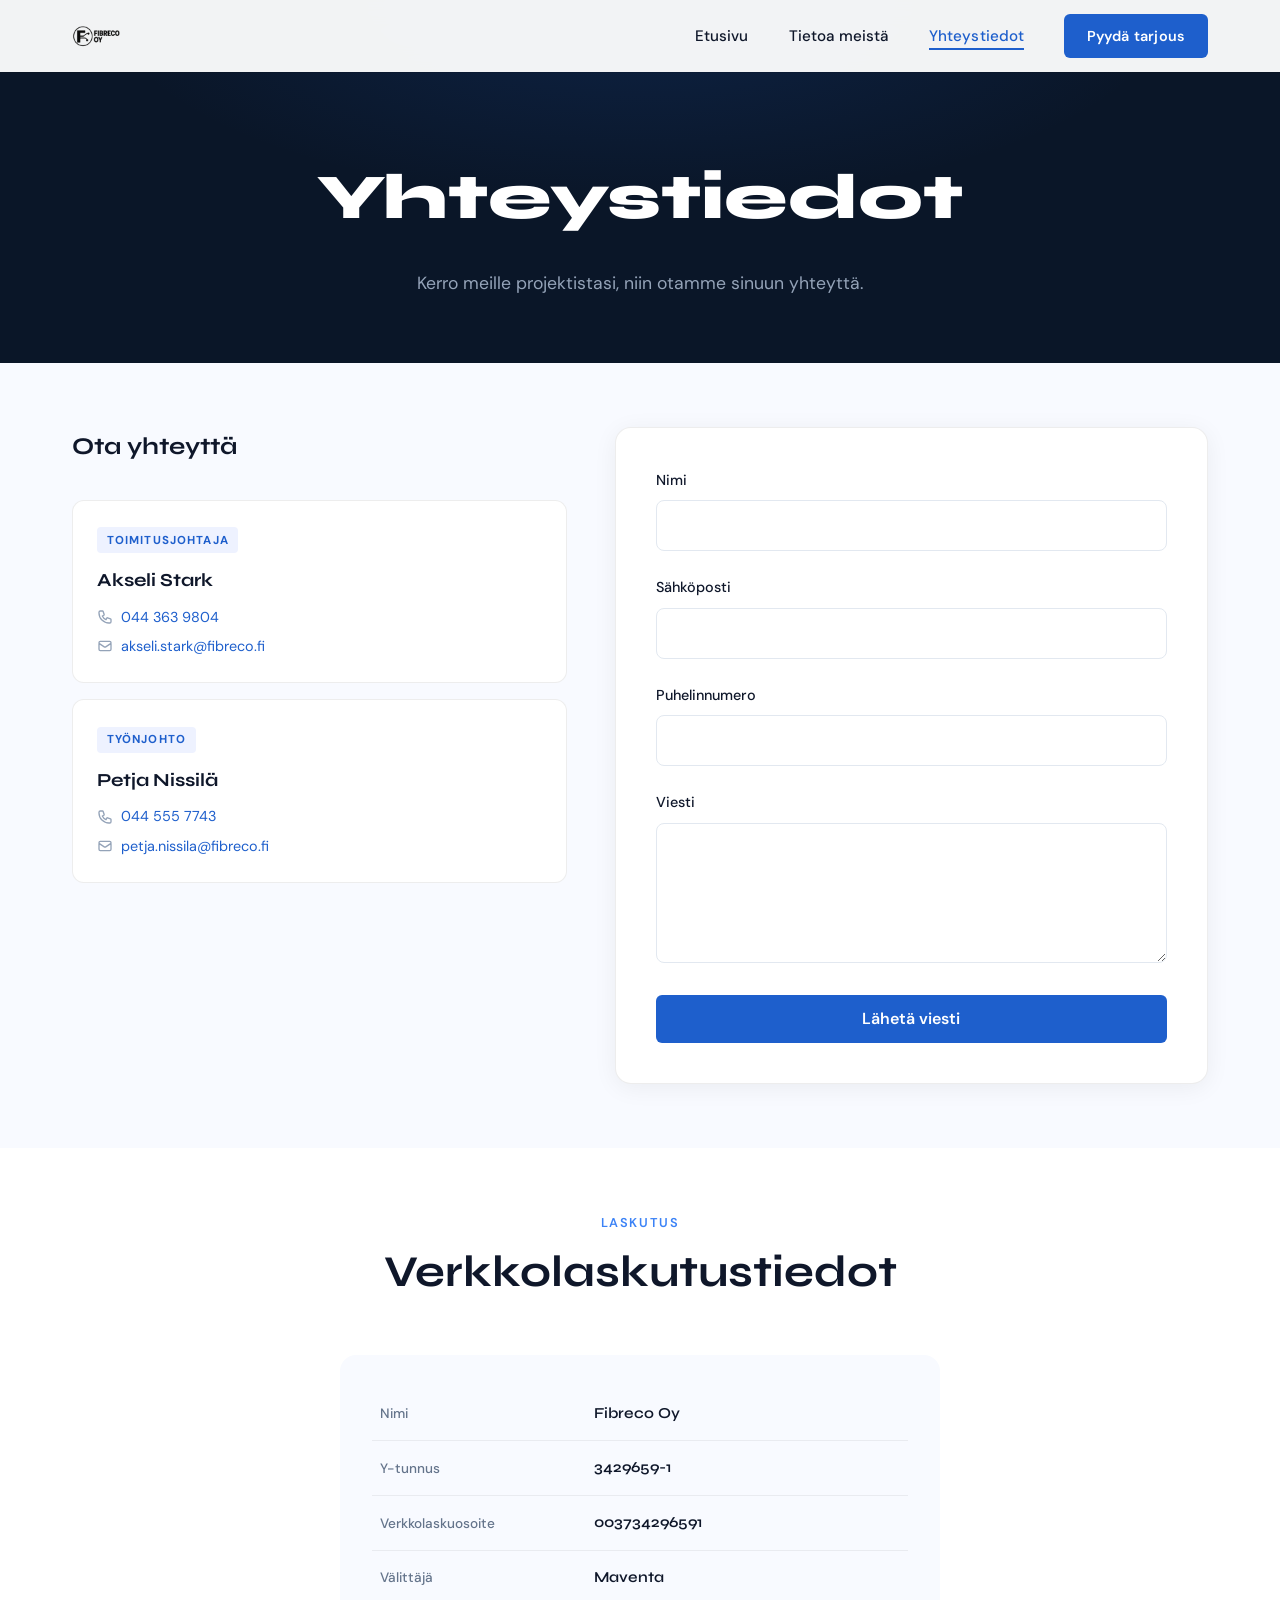
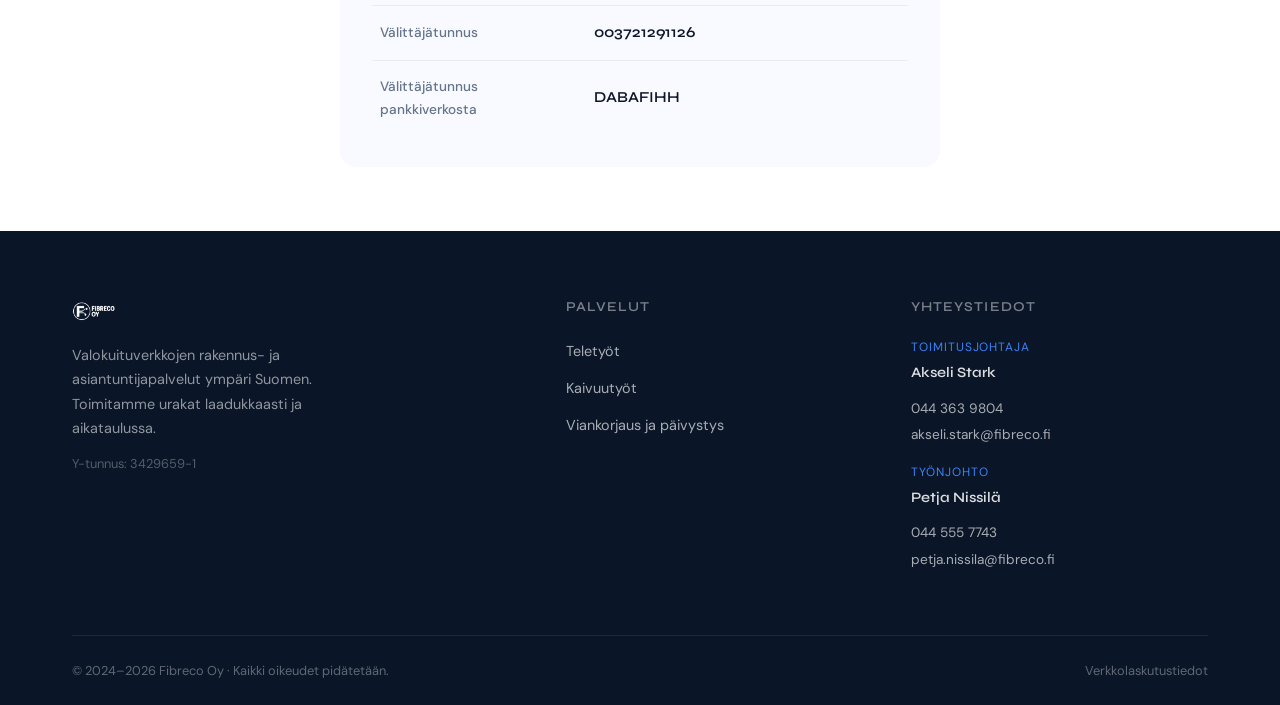
<file: yhteystiedot.html>
<!DOCTYPE html>
<html lang="fi">
<head>
    <link rel="apple-touch-icon" sizes="180x180" href="/apple-touch-icon.png">
    <link rel="icon" type="image/png" sizes="32x32" href="/favicon-32x32.png">
    <link rel="icon" type="image/png" sizes="16x16" href="/favicon-16x16.png">
    <link rel="manifest" href="/site.webmanifest">
    <!-- Google tag (gtag.js) -->
    <script async src="https://www.googletagmanager.com/gtag/js?id=G-F0S1TFBTV2"></script>
    <script>
      window.dataLayer = window.dataLayer || [];
      function gtag(){dataLayer.push(arguments);}
      gtag('js', new Date());
      gtag('config', 'G-F0S1TFBTV2');
    </script>
    <meta charset="UTF-8">
    <meta name="viewport" content="width=device-width, initial-scale=1.0">
    <meta name="description" content="Ota yhteyttä Fibreco Oy:hyn. Löydät yhteystiedot, yhteydenottolomakkeen sekä verkkolaskutustiedot tältä sivulta.">
    <meta property="og:title" content="Yhteystiedot – Fibreco Oy">
    <meta property="og:description" content="Ota yhteyttä Fibreco Oy:hyn. Kerro meille projektistasi ja olemme yhteydessä pian.">
    <meta property="og:type" content="website">
    <title>Yhteystiedot – Fibreco Oy</title>
    <link rel="stylesheet" href="style.css">
</head>
<body>
    <nav class="navbar light-page">
        <div class="container">
            <a href="index.html" class="navbar-logo" aria-label="Fibreco etusivu">
                <img src="images/fibreco_logo2.png" alt="FibreCo Oy" loading="lazy">
            </a>
            <button class="navbar-toggle" aria-label="Avaa valikko">
                <span></span>
                <span></span>
                <span></span>
            </button>
            <div class="navbar-right">
                <ul class="navbar-links">
                    <li><a href="index.html" aria-label="Etusivu">Etusivu</a></li>
                    <li><a href="tietoa-meista.html" aria-label="Tietoa meistä">Tietoa meistä</a></li>
                    <li><a href="yhteystiedot.html" class="active" aria-label="Yhteystiedot">Yhteystiedot</a></li>
                </ul>
                <a href="yhteystiedot.html" class="btn-nav">Pyydä tarjous</a>
            </div>
        </div>
    </nav>

    <!-- Page Hero -->
    <section class="page-hero">
        <h1 class="reveal">Yhteystiedot</h1>
        <p class="reveal reveal-delay-1">Kerro meille projektistasi, niin otamme sinuun yhteyttä.</p>
    </section>

    <!-- Contact Section -->
    <section class="contact-section">
        <div class="container">
            <div class="contact-grid reveal">
                <div class="contact-info">
                    <h2>Ota yhteyttä</h2>

                    <div class="contact-person">
                        <span class="contact-role-tag">Toimitusjohtaja</span>
                        <div class="contact-name">Akseli Stark</div>
                        <div class="contact-details">
                            <div class="contact-detail-row">
                                <svg width="16" height="16" fill="none" viewBox="0 0 24 24" stroke="currentColor"><path stroke-linecap="round" stroke-linejoin="round" stroke-width="2" d="M3 5a2 2 0 012-2h3.28a1 1 0 01.948.684l1.498 4.493a1 1 0 01-.502 1.21l-2.257 1.13a11.042 11.042 0 005.516 5.516l1.13-2.257a1 1 0 011.21-.502l4.493 1.498a1 1 0 01.684.949V19a2 2 0 01-2 2h-1C9.716 21 3 14.284 3 6V5z"/></svg>
                                <a href="tel:+358443639804">044 363 9804</a>
                            </div>
                            <div class="contact-detail-row">
                                <svg width="16" height="16" fill="none" viewBox="0 0 24 24" stroke="currentColor"><path stroke-linecap="round" stroke-linejoin="round" stroke-width="2" d="M3 8l7.89 5.26a2 2 0 002.22 0L21 8M5 19h14a2 2 0 002-2V7a2 2 0 00-2-2H5a2 2 0 00-2 2v10a2 2 0 002 2z"/></svg>
                                <a href="mailto:akseli.stark@fibreco.fi">akseli.stark@fibreco.fi</a>
                            </div>
                        </div>
                    </div>

                    <div class="contact-person">
                        <span class="contact-role-tag">Työnjohto</span>
                        <div class="contact-name">Petja Nissilä</div>
                        <div class="contact-details">
                            <div class="contact-detail-row">
                                <svg width="16" height="16" fill="none" viewBox="0 0 24 24" stroke="currentColor"><path stroke-linecap="round" stroke-linejoin="round" stroke-width="2" d="M3 5a2 2 0 012-2h3.28a1 1 0 01.948.684l1.498 4.493a1 1 0 01-.502 1.21l-2.257 1.13a11.042 11.042 0 005.516 5.516l1.13-2.257a1 1 0 011.21-.502l4.493 1.498a1 1 0 01.684.949V19a2 2 0 01-2 2h-1C9.716 21 3 14.284 3 6V5z"/></svg>
                                <a href="tel:+358445557743">044 555 7743</a>
                            </div>
                            <div class="contact-detail-row">
                                <svg width="16" height="16" fill="none" viewBox="0 0 24 24" stroke="currentColor"><path stroke-linecap="round" stroke-linejoin="round" stroke-width="2" d="M3 8l7.89 5.26a2 2 0 002.22 0L21 8M5 19h14a2 2 0 002-2V7a2 2 0 00-2-2H5a2 2 0 00-2 2v10a2 2 0 002 2z"/></svg>
                                <a href="mailto:petja.nissila@fibreco.fi">petja.nissila@fibreco.fi</a>
                            </div>
                        </div>
                    </div>
                </div>

                <div class="contact-form-card">
                    <form class="contact-form" action="https://formspree.io/f/xjgpolal" method="POST">
                        <div class="form-group">
                            <label for="name">Nimi</label>
                            <input type="text" id="name" name="name" required>
                        </div>
                        <div class="form-group">
                            <label for="email">Sähköposti</label>
                            <input type="email" id="email" name="email" required>
                        </div>
                        <div class="form-group">
                            <label for="phone">Puhelinnumero</label>
                            <input type="tel" id="phone" name="phone">
                        </div>
                        <div class="form-group">
                            <label for="message">Viesti</label>
                            <textarea id="message" name="message" required></textarea>
                        </div>
                        <button type="submit" class="btn-primary btn-full">Lähetä viesti</button>
                    </form>
                </div>
            </div>
        </div>
    </section>

    <!-- Billing Section -->
    <section class="billing-section" id="verkkolasku">
        <div class="container">
            <div class="section-header reveal">
                <p class="section-label">Laskutus</p>
                <h2 class="section-title">Verkkolaskutustiedot</h2>
            </div>
            <div class="billing-card reveal">
                <table class="billing-table">
                    <tr>
                        <td>Nimi</td>
                        <td>Fibreco Oy</td>
                    </tr>
                    <tr>
                        <td>Y-tunnus</td>
                        <td>3429659-1</td>
                    </tr>
                    <tr>
                        <td>Verkkolaskuosoite</td>
                        <td>003734296591</td>
                    </tr>
                    <tr>
                        <td>Välittäjä</td>
                        <td>Maventa</td>
                    </tr>
                    <tr>
                        <td>Välittäjätunnus</td>
                        <td>003721291126</td>
                    </tr>
                    <tr>
                        <td>Välittäjätunnus pankkiverkosta</td>
                        <td>DABAFIHH</td>
                    </tr>
                </table>
            </div>
        </div>
    </section>

    <!-- Footer -->
    <footer>
        <div class="container">
            <div class="footer-main">
                <div class="footer-brand">
                    <img src="images/fibreco_logo2.png" alt="Fibreco Oy" style="height:32px; filter: brightness(0) invert(1);" loading="lazy">
                    <p>Valokuituverkkojen rakennus- ja asiantuntijapalvelut ympäri Suomen. Toimitamme urakat laadukkaasti ja aikataulussa.</p>
                    <p class="y-tunnus">Y-tunnus: 3429659-1</p>
                </div>

                <div class="footer-col">
                    <h4>Palvelut</h4>
                    <ul>
                        <li><a href="index.html#palvelut">Teletyöt</a></li>
                        <li><a href="index.html#palvelut">Kaivuutyöt</a></li>
                        <li><a href="index.html#palvelut">Viankorjaus ja päivystys</a></li>
                    </ul>
                </div>

                <div class="footer-col">
                    <h4>Yhteystiedot</h4>
                    <div class="contact-item">
                        <span class="contact-role">Toimitusjohtaja</span>
                        <span class="contact-name">Akseli Stark</span>
                        <span class="contact-detail"><a href="tel:0443639804">044 363 9804</a></span>
                        <span class="contact-detail"><a href="mailto:akseli.stark@fibreco.fi">akseli.stark@fibreco.fi</a></span>
                    </div>
                    <div class="contact-item">
                        <span class="contact-role">Työnjohto</span>
                        <span class="contact-name">Petja Nissilä</span>
                        <span class="contact-detail"><a href="tel:0445557743">044 555 7743</a></span>
                        <span class="contact-detail"><a href="mailto:petja.nissila@fibreco.fi">petja.nissila@fibreco.fi</a></span>
                    </div>
                </div>
            </div>

            <div class="footer-bottom">
                <span>© 2024–2026 Fibreco Oy · Kaikki oikeudet pidätetään.</span>
                <a href="yhteystiedot.html#verkkolasku">Verkkolaskutustiedot</a>
            </div>
        </div>
    </footer>

    <script src="script.js"></script>
</body>
</html>
</file>
<file: style.css>
/* Fibreco Oy - Uudistettu tyylitiedosto */
@import url('https://fonts.googleapis.com/css2?family=Syne:wght@600;700;800&family=DM+Sans:wght@300;400;500;600&display=swap');

/* CSS-muuttujat */
:root {
  --color-navy: #0A1628;
  --color-navy-mid: #112240;
  --color-blue: #1E5FCC;
  --color-blue-light: #3B82F6;
  --color-blue-glow: #60A5FA;
  --color-white: #FFFFFF;
  --color-off-white: #F8FAFF;
  --color-gray-100: #EEF2FF;
  --color-gray-400: #94A3B8;
  --color-gray-600: #64748B;
  --color-text-dark: #0F172A;
  --color-accent-orange: #F97316;
}

/* Reset & base */
*, *::before, *::after {
  box-sizing: border-box;
  margin: 0;
  padding: 0;
}

html {
  scroll-behavior: smooth;
  -webkit-text-size-adjust: 100%;
}

body {
  font-family: 'DM Sans', sans-serif;
  background: var(--color-off-white);
  color: var(--color-text-dark);
  line-height: 1.7;
}

img {
  max-width: 100%;
  height: auto;
  display: block;
}

/* Container */
.container {
  max-width: 1200px;
  margin: 0 auto;
  padding: 0 2rem;
}

/* ========================================
   NAVBAR
   ======================================== */
.navbar {
  position: fixed;
  top: 0;
  left: 0;
  right: 0;
  z-index: 1000;
  padding: 0 2rem;
  height: 72px;
  display: flex;
  align-items: center;
  justify-content: space-between;
  background: transparent;
  transition: background 0.3s ease, box-shadow 0.3s ease, backdrop-filter 0.3s ease;
}

.navbar .container {
  display: flex;
  justify-content: space-between;
  align-items: center;
  width: 100%;
  height: 100%;
}

.nav-logo img,
.navbar-logo img {
  height: 36px;
  width: auto;
  transition: filter 0.3s ease;
}

.navbar-right {
  display: flex;
  align-items: center;
  gap: 2.5rem;
}

.nav-links,
.navbar-links {
  display: flex;
  align-items: center;
  gap: 2.5rem;
  list-style: none;
}

.nav-link,
.navbar-links a {
  font-family: 'DM Sans', sans-serif;
  font-size: 0.95rem;
  font-weight: 500;
  color: rgba(255,255,255,0.85);
  text-decoration: none;
  letter-spacing: 0.01em;
  transition: color 0.2s;
  position: relative;
  -webkit-tap-highlight-color: transparent;
}

.nav-link::after,
.navbar-links a::after {
  content: '';
  position: absolute;
  bottom: -4px;
  left: 0;
  right: 0;
  height: 2px;
  background: var(--color-blue-glow);
  transform: scaleX(0);
  transform-origin: left;
  transition: transform 0.25s ease;
}

.nav-link.active::after,
.nav-link:hover::after,
.navbar-links a.active::after,
.navbar-links a:hover::after {
  transform: scaleX(1);
}

.nav-link.active,
.nav-link:hover,
.navbar-links a.active,
.navbar-links a:hover {
  color: #fff;
}

/* Navbar - etusivu (hero päällä) */
.navbar-hero {
  background: transparent;
}

.navbar-hero .navbar-logo img {
  filter: brightness(0) invert(1);
}

.navbar-hero .navbar-links a {
  color: rgba(255,255,255,0.85);
}

.navbar-hero .navbar-links a:hover,
.navbar-hero .navbar-links a.active {
  color: #fff;
}

.navbar-hero .navbar-links a::after {
  background: var(--color-blue-glow);
}

.navbar-hero .navbar-toggle span {
  background-color: #fff;
}

/* Navbar scrolled-tila */
.navbar.scrolled,
.navbar-hero.navbar-scrolled {
  background: rgba(255,255,255,0.95);
  backdrop-filter: blur(12px);
  -webkit-backdrop-filter: blur(12px);
  box-shadow: 0 1px 0 rgba(0,0,0,0.08);
}

.navbar-hero.navbar-scrolled .navbar-logo img {
  filter: none;
}

.navbar-hero.navbar-scrolled .navbar-links a {
  color: var(--color-text-dark);
}

.navbar-hero.navbar-scrolled .navbar-links a:hover,
.navbar-hero.navbar-scrolled .navbar-links a.active {
  color: var(--color-blue);
}

.navbar-hero.navbar-scrolled .navbar-links a::after {
  background: var(--color-blue);
}

.navbar-hero.navbar-scrolled .navbar-toggle span {
  background-color: var(--color-text-dark);
}

/* Navbar - alasivut (valkoinen tausta) */
.navbar.light-page {
  background: rgba(255,255,255,0.95);
  backdrop-filter: blur(12px);
  -webkit-backdrop-filter: blur(12px);
  box-shadow: 0 1px 0 rgba(0,0,0,0.08);
}

.navbar.light-page .nav-link,
.navbar.light-page .navbar-links a {
  color: var(--color-text-dark);
}

.navbar.light-page .nav-link:hover,
.navbar.light-page .nav-link.active,
.navbar.light-page .navbar-links a:hover,
.navbar.light-page .navbar-links a.active {
  color: var(--color-blue);
}

.navbar.light-page .nav-link::after,
.navbar.light-page .navbar-links a::after {
  background: var(--color-blue);
}

/* CTA-nappi navigaatiossa */
.btn-nav-cta,
.btn-nav {
  background: var(--color-blue);
  color: #fff !important;
  padding: 0.6rem 1.4rem;
  border-radius: 6px;
  font-weight: 600;
  font-size: 0.9rem;
  text-decoration: none;
  transition: background 0.2s, transform 0.15s;
  letter-spacing: 0.02em;
}

.btn-nav-cta:hover,
.btn-nav:hover {
  background: var(--color-blue-light);
  transform: translateY(-1px);
}

.btn-nav-cta::after,
.btn-nav::after {
  display: none !important;
}

/* Mobiilivalikko toggle */
.navbar-toggle {
  display: none;
  flex-direction: column;
  gap: 5px;
  background: none;
  border: none;
  cursor: pointer;
  padding: 5px;
  z-index: 1001;
}

.navbar-toggle span {
  display: block;
  width: 25px;
  height: 3px;
  background-color: #fff;
  border-radius: 2px;
  transition: all 0.3s ease;
}

.navbar-hero.navbar-scrolled .navbar-toggle span,
.navbar.light-page .navbar-toggle span {
  background-color: var(--color-text-dark);
}

.navbar-toggle.active span:nth-child(1) {
  transform: rotate(45deg) translate(7px, 7px);
}

.navbar-toggle.active span:nth-child(2) {
  opacity: 0;
}

.navbar-toggle.active span:nth-child(3) {
  transform: rotate(-45deg) translate(7px, -7px);
}

/* ========================================
   BUTTONS
   ======================================== */
.btn-primary {
  display: inline-flex;
  align-items: center;
  gap: 0.5rem;
  background: var(--color-blue);
  color: #fff;
  padding: 0.85rem 2rem;
  border-radius: 6px;
  font-family: 'DM Sans', sans-serif;
  font-weight: 600;
  font-size: 1rem;
  text-decoration: none;
  border: none;
  cursor: pointer;
  transition: background 0.2s, transform 0.15s, box-shadow 0.2s;
}

.btn-primary:hover {
  background: var(--color-blue-light);
  transform: translateY(-2px);
  box-shadow: 0 8px 20px rgba(30, 95, 204, 0.35);
}

.btn-primary svg {
  width: 16px;
  height: 16px;
}

.btn-secondary {
  display: inline-flex;
  align-items: center;
  gap: 0.5rem;
  background: transparent;
  color: #fff;
  padding: 0.85rem 2rem;
  border-radius: 6px;
  font-family: 'DM Sans', sans-serif;
  font-weight: 500;
  font-size: 1rem;
  text-decoration: none;
  border: 1.5px solid rgba(255,255,255,0.35);
  cursor: pointer;
  transition: border-color 0.2s, background 0.2s;
}

.btn-secondary:hover {
  border-color: rgba(255,255,255,0.7);
  background: rgba(255,255,255,0.07);
}

.btn-full {
  width: 100%;
  justify-content: center;
}

/* ========================================
   HERO SECTION (Etusivu)
   ======================================== */
.hero {
  position: relative;
  min-height: 100vh;
  display: flex;
  flex-direction: column;
  justify-content: flex-end;
  overflow: hidden;
}

.hero-bg {
  position: absolute;
  inset: 0;
}

.hero-bg-img {
  width: 100%;
  height: 100%;
  object-fit: cover;
  object-position: center 40%;
}

.hero-overlay {
  position: absolute;
  inset: 0;
  background: linear-gradient(
    135deg,
    rgba(10,22,40,0.88) 0%,
    rgba(10,22,40,0.72) 50%,
    rgba(10,22,40,0.55) 100%
  );
}

.hero-grid-pattern {
  position: absolute;
  inset: 0;
  background-image:
    linear-gradient(rgba(30,95,204,0.06) 1px, transparent 1px),
    linear-gradient(90deg, rgba(30,95,204,0.06) 1px, transparent 1px);
  background-size: 60px 60px;
  pointer-events: none;
}

.hero-content {
  position: relative;
  padding-bottom: 6rem;
  padding-top: 120px;
  z-index: 2;
  max-width: 1200px;
  margin: 0 auto;
  padding-left: 2rem;
  padding-right: 2rem;
  width: 100%;
}

.hero-eyebrow {
  display: inline-flex;
  align-items: center;
  gap: 0.5rem;
  font-size: 0.8rem;
  font-weight: 500;
  letter-spacing: 0.1em;
  text-transform: uppercase;
  color: var(--color-blue-glow);
  margin-bottom: 1.5rem;
}

.eyebrow-dot {
  width: 6px;
  height: 6px;
  border-radius: 50%;
  background: var(--color-blue-glow);
  animation: pulse-dot 2s ease-in-out infinite;
}

@keyframes pulse-dot {
  0%, 100% { opacity: 1; transform: scale(1); }
  50% { opacity: 0.6; transform: scale(1.4); }
}

.hero-headline {
  font-family: 'Syne', sans-serif;
  font-size: clamp(3rem, 6.5vw, 6rem);
  font-weight: 800;
  color: #fff;
  line-height: 1.0;
  letter-spacing: -0.02em;
  margin-bottom: 1.75rem;
}

.headline-accent {
  color: var(--color-blue-glow);
  position: relative;
}

.hero-description {
  font-size: 1.1rem;
  color: rgba(255,255,255,0.72);
  max-width: 520px;
  line-height: 1.7;
  margin-bottom: 2.5rem;
}

.hero-ctas {
  display: flex;
  gap: 1rem;
  flex-wrap: wrap;
  margin-bottom: 3.5rem;
}

.hero-stats {
  display: flex;
  align-items: center;
  gap: 2rem;
  flex-wrap: wrap;
  padding: 1.5rem 2rem;
  background: rgba(255,255,255,0.05);
  backdrop-filter: blur(10px);
  -webkit-backdrop-filter: blur(10px);
  border: 1px solid rgba(255,255,255,0.1);
  border-radius: 12px;
  width: fit-content;
}

.hero-stat {
  text-align: center;
}

.stat-number {
  display: block;
  font-family: 'Syne', sans-serif;
  font-size: 1.75rem;
  font-weight: 800;
  color: #fff;
  line-height: 1;
}

.stat-label {
  display: block;
  font-size: 0.75rem;
  color: rgba(255,255,255,0.5);
  margin-top: 0.3rem;
  text-transform: uppercase;
  letter-spacing: 0.06em;
}

.hero-stat-divider {
  width: 1px;
  height: 36px;
  background: rgba(255,255,255,0.15);
}

.scroll-indicator {
  position: absolute;
  bottom: 2rem;
  left: 50%;
  transform: translateX(-50%);
  color: rgba(255,255,255,0.45);
  z-index: 2;
  animation: bounce-scroll 2s ease-in-out infinite;
  transition: color 0.2s;
  text-decoration: none;
}

.scroll-indicator:hover {
  color: rgba(255,255,255,0.9);
}

@keyframes bounce-scroll {
  0%, 100% { transform: translateX(-50%) translateY(0); }
  50% { transform: translateX(-50%) translateY(6px); }
}

/* ========================================
   TRUST SECTION
   ======================================== */
.trust-section {
  padding: 3rem 0;
  background: var(--color-navy);
  border-top: 1px solid rgba(255,255,255,0.06);
  border-bottom: 1px solid rgba(255,255,255,0.06);
}

.trust-inner {
  text-align: center;
}

.trust-label {
  font-size: 0.78rem;
  font-weight: 600;
  letter-spacing: 0.12em;
  text-transform: uppercase;
  color: rgba(255,255,255,0.3);
  margin-bottom: 1.5rem;
}

.trust-logos {
  display: flex;
  align-items: center;
  justify-content: center;
  gap: 1rem;
  flex-wrap: wrap;
}

.trust-item {
  font-family: 'Syne', sans-serif;
  font-size: 0.95rem;
  font-weight: 600;
  color: rgba(255,255,255,0.5);
  letter-spacing: 0.03em;
  transition: color 0.2s;
}

.trust-item:hover {
  color: rgba(255,255,255,0.85);
}

.trust-divider {
  color: rgba(255,255,255,0.2);
}

/* ========================================
   SERVICES SECTION
   ======================================== */
.services-section {
  padding: 6rem 0;
  background: var(--color-off-white);
}

.section-header {
  text-align: center;
  margin-bottom: 3.5rem;
}

.section-label {
  font-family: 'DM Sans', sans-serif;
  font-size: 0.8rem;
  font-weight: 600;
  letter-spacing: 0.12em;
  text-transform: uppercase;
  color: var(--color-blue-light);
  margin-bottom: 0.75rem;
}

.section-title {
  font-family: 'Syne', sans-serif;
  font-size: clamp(1.8rem, 3.5vw, 2.75rem);
  font-weight: 700;
  color: var(--color-text-dark);
  line-height: 1.2;
  margin-bottom: 1.25rem;
}

.section-title.light {
  color: #fff;
}

.section-description {
  font-size: 1.05rem;
  color: var(--color-gray-600);
  max-width: 540px;
  margin: 0 auto;
}

.services-grid {
  display: grid;
  grid-template-columns: repeat(3, 1fr);
  gap: 1.5rem;
}

.service-card {
  background: #fff;
  border: 1px solid rgba(0,0,0,0.07);
  border-radius: 16px;
  padding: 2.25rem 2rem;
  position: relative;
  transition: transform 0.3s ease, box-shadow 0.3s ease, border-color 0.3s ease;
}

.service-card:hover {
  transform: translateY(-6px);
  box-shadow: 0 20px 48px rgba(10,22,40,0.12);
  border-color: var(--color-blue);
}

.service-card--featured {
  background: var(--color-navy);
  border-color: var(--color-navy);
  color: #fff;
}

.service-card--featured .service-list li {
  color: rgba(255,255,255,0.75);
}

.service-card--featured .service-list li::before {
  background: var(--color-blue-glow);
}

.service-card--featured:hover {
  transform: translateY(-6px);
  box-shadow: 0 20px 48px rgba(10,22,40,0.35);
}

.service-card-badge {
  position: absolute;
  top: -12px;
  left: 50%;
  transform: translateX(-50%);
  background: var(--color-blue);
  color: #fff;
  font-size: 0.72rem;
  font-weight: 700;
  letter-spacing: 0.1em;
  text-transform: uppercase;
  padding: 0.3rem 1rem;
  border-radius: 20px;
}

.service-card-icon {
  width: 56px;
  height: 56px;
  background: var(--color-gray-100);
  border-radius: 12px;
  display: flex;
  align-items: center;
  justify-content: center;
  margin-bottom: 1.5rem;
  color: var(--color-blue);
}

.service-card--featured .service-card-icon {
  background: rgba(255,255,255,0.1);
  color: var(--color-blue-glow);
}

.service-card h3 {
  font-family: 'Syne', sans-serif;
  font-size: 1.25rem;
  font-weight: 700;
  color: var(--color-text-dark);
  margin-bottom: 0.75rem;
}

.service-card--featured h3 {
  color: #fff;
}

.service-card p {
  font-size: 0.95rem;
  color: var(--color-gray-600);
  line-height: 1.7;
  margin-bottom: 1.5rem;
}

.service-card--featured p {
  color: rgba(255,255,255,0.7);
}

.service-list {
  list-style: none;
  display: flex;
  flex-direction: column;
  gap: 0.5rem;
}

.service-list li {
  font-size: 0.875rem;
  color: var(--color-gray-600);
  display: flex;
  align-items: center;
  gap: 0.5rem;
}

.service-list li::before {
  content: '';
  width: 5px;
  height: 5px;
  border-radius: 50%;
  background: var(--color-blue);
  flex-shrink: 0;
}

/* ========================================
   WORK SECTION (Kuva + Teksti blokit)
   ======================================== */
.work-section {
  padding: 5rem 0;
  background: #fff;
}

.work-block {
  display: grid;
  grid-template-columns: 1fr 1fr;
  gap: 5rem;
  align-items: start;
  margin-bottom: 6rem;
  max-width: 1200px;
  margin-left: auto;
  margin-right: auto;
  padding: 0 2rem;
}

.work-block:last-child {
  margin-bottom: 0;
}

.work-block.reverse {
  direction: rtl;
}

.work-block.reverse > * {
  direction: ltr;
}

.work-image-wrap {
  border-radius: 16px;
  overflow: hidden;
}

.work-image-wrap img {
  width: 100%;
  height: auto;
  display: block;
  transition: transform 0.4s ease;
}

.work-image-wrap:hover img {
  transform: scale(1.03);
}

.work-text h2 {
  font-family: 'Syne', sans-serif;
  font-size: clamp(1.6rem, 2.5vw, 2.2rem);
  font-weight: 700;
  color: var(--color-text-dark);
  margin-bottom: 1.25rem;
  line-height: 1.2;
}

.work-text p {
  font-size: 1rem;
  color: var(--color-gray-600);
  line-height: 1.8;
  margin-bottom: 1.75rem;
}

/* ========================================
   CTA SECTION
   ======================================== */
.cta-section {
  padding: 6rem 0;
  background: var(--color-navy);
  position: relative;
  overflow: hidden;
}

.cta-section::before {
  content: '';
  position: absolute;
  inset: 0;
  background: radial-gradient(ellipse 50% 100% at 80% 50%, rgba(30,95,204,0.15) 0%, transparent 70%);
  pointer-events: none;
}

.cta-inner {
  display: flex;
  align-items: center;
  justify-content: space-between;
  gap: 3rem;
  flex-wrap: wrap;
  position: relative;
}

.cta-text .section-label {
  color: var(--color-blue-glow);
}

.cta-title {
  font-family: 'Syne', sans-serif;
  font-size: clamp(1.8rem, 3vw, 2.5rem);
  font-weight: 800;
  color: #fff;
  line-height: 1.15;
  margin-bottom: 1rem;
}

.cta-description {
  font-size: 1rem;
  color: rgba(255,255,255,0.6);
  max-width: 440px;
  line-height: 1.7;
}

.cta-actions {
  display: flex;
  flex-direction: column;
  align-items: flex-start;
  gap: 1rem;
}

.cta-contact-quick {
  display: flex;
  flex-direction: column;
  gap: 0.25rem;
}

.cta-or {
  font-size: 0.85rem;
  color: rgba(255,255,255,0.4);
}

.cta-phone {
  font-family: 'Syne', sans-serif;
  font-size: 1.3rem;
  font-weight: 700;
  color: #fff;
  text-decoration: none;
  transition: color 0.2s;
}

.cta-phone:hover {
  color: var(--color-blue-glow);
}

/* ========================================
   PAGE HERO (Alasivut)
   ======================================== */
.page-hero {
  background: var(--color-navy);
  padding: 9rem 2rem 4rem;
  text-align: center;
  position: relative;
  overflow: hidden;
}

.page-hero::before {
  content: '';
  position: absolute;
  inset: 0;
  background: radial-gradient(ellipse 60% 80% at 50% 0%, rgba(30,95,204,0.18) 0%, transparent 70%);
  pointer-events: none;
}

.page-hero h1 {
  font-family: 'Syne', sans-serif;
  font-size: clamp(2.5rem, 5vw, 4rem);
  font-weight: 800;
  color: #fff;
  margin-bottom: 1rem;
  position: relative;
}

.page-hero p {
  font-size: 1.1rem;
  color: var(--color-gray-400);
  max-width: 560px;
  margin: 0 auto;
  position: relative;
}

/* ========================================
   FEATURES SECTION (Tietoa meistä)
   ======================================== */
.features-section {
  padding: 4rem 0;
  background: var(--color-navy);
}

.features-grid {
  display: grid;
  grid-template-columns: repeat(3, 1fr);
  gap: 1.5rem;
}

.feature-card {
  background: rgba(255,255,255,0.04);
  border: 1px solid rgba(255,255,255,0.08);
  border-radius: 16px;
  padding: 2rem;
  transition: background 0.3s, border-color 0.3s;
}

.feature-card:hover {
  background: rgba(255,255,255,0.07);
  border-color: rgba(30,95,204,0.4);
}

.feature-number {
  font-family: 'Syne', sans-serif;
  font-size: 2.5rem;
  font-weight: 800;
  color: var(--color-blue-glow);
  line-height: 1;
  margin-bottom: 0.75rem;
}

.feature-card h3 {
  font-family: 'Syne', sans-serif;
  font-size: 1.1rem;
  font-weight: 700;
  color: #fff;
  margin-bottom: 0.5rem;
}

.feature-card p {
  font-size: 0.9rem;
  color: rgba(255,255,255,0.55);
  line-height: 1.7;
}

/* ========================================
   INTRO SECTION
   ======================================== */
.intro-section {
  max-width: 800px;
  margin: 0 auto;
  text-align: center;
  padding: 4rem 0;
}

.intro-section p {
  font-size: 1.125rem;
  color: var(--color-gray-600);
  margin-bottom: 1.5rem;
  line-height: 1.8;
}

.intro-section p:last-child {
  margin-bottom: 0;
}

/* ========================================
   GALLERY
   ======================================== */
.gallery-section {
  padding: 0 0 4rem;
  background: var(--color-off-white);
}

.gallery-grid {
  display: grid;
  grid-template-columns: 1fr 1fr 1fr;
  gap: 1rem;
}

.gallery-img {
  border-radius: 12px;
  overflow: hidden;
  aspect-ratio: 4/3;
}

.gallery-img img {
  width: 100%;
  height: 100%;
  object-fit: cover;
  transition: transform 0.4s ease;
}

.gallery-img:hover img {
  transform: scale(1.05);
}

/* ========================================
   CONTACT PAGE
   ======================================== */
.contact-section {
  padding: 4rem 0;
  background: var(--color-off-white);
}

.contact-grid {
  display: grid;
  grid-template-columns: 1fr 1.2fr;
  gap: 3rem;
  align-items: start;
}

.contact-info h2 {
  font-family: 'Syne', sans-serif;
  font-size: 1.5rem;
  font-weight: 700;
  color: var(--color-text-dark);
  margin-bottom: 2rem;
}

.contact-person {
  background: #fff;
  border: 1px solid rgba(0,0,0,0.07);
  border-radius: 12px;
  padding: 1.5rem;
  margin-bottom: 1rem;
  transition: border-color 0.2s, box-shadow 0.2s;
}

.contact-person:hover {
  border-color: var(--color-blue);
  box-shadow: 0 4px 20px rgba(30,95,204,0.1);
}

.contact-role-tag {
  display: inline-block;
  font-size: 0.72rem;
  font-weight: 700;
  letter-spacing: 0.1em;
  text-transform: uppercase;
  color: var(--color-blue);
  background: var(--color-gray-100);
  padding: 0.2rem 0.6rem;
  border-radius: 4px;
  margin-bottom: 0.75rem;
}

.contact-name {
  font-family: 'Syne', sans-serif;
  font-size: 1.15rem;
  font-weight: 700;
  color: var(--color-text-dark);
  margin-bottom: 0.5rem;
}

.contact-details {
  display: flex;
  flex-direction: column;
  gap: 0.3rem;
}

.contact-detail-row {
  display: flex;
  align-items: center;
  gap: 0.5rem;
  font-size: 0.9rem;
  color: var(--color-gray-600);
}

.contact-detail-row svg {
  width: 16px;
  height: 16px;
  color: var(--color-gray-400);
}

.contact-detail-row a {
  color: var(--color-blue);
  text-decoration: none;
  transition: color 0.2s;
}

.contact-detail-row a:hover {
  color: var(--color-blue-light);
  text-decoration: underline;
}

/* Contact Form */
.contact-form-card {
  background: #fff;
  border: 1px solid rgba(0,0,0,0.07);
  border-radius: 16px;
  padding: 2.5rem;
  box-shadow: 0 4px 24px rgba(0,0,0,0.06);
}

.form-group {
  margin-bottom: 1.5rem;
}

.form-group label {
  display: block;
  font-weight: 500;
  margin-bottom: 0.5rem;
  color: var(--color-text-dark);
  font-size: 0.9rem;
}

.form-group input,
.form-group textarea {
  width: 100%;
  padding: 0.875rem 1rem;
  font-size: 1rem;
  font-family: 'DM Sans', sans-serif;
  border: 1px solid #e2e8f0;
  border-radius: 8px;
  transition: border-color 0.2s, box-shadow 0.2s;
  background: #fff;
  -webkit-appearance: none;
}

.form-group input:focus,
.form-group textarea:focus {
  outline: none;
  border-color: var(--color-blue);
  box-shadow: 0 0 0 3px rgba(30, 95, 204, 0.1);
}

.form-group textarea {
  min-height: 140px;
  resize: vertical;
}

/* ========================================
   BILLING TABLE
   ======================================== */
.billing-section {
  padding: 4rem 0;
  background: #fff;
}

.billing-card {
  max-width: 600px;
  margin: 0 auto;
  background: var(--color-off-white);
  border-radius: 16px;
  padding: 2rem;
}

.billing-table {
  width: 100%;
  border-collapse: collapse;
}

.billing-table tr {
  border-bottom: 1px solid rgba(0,0,0,0.06);
}

.billing-table tr:last-child {
  border-bottom: none;
}

.billing-table td {
  padding: 0.875rem 0.5rem;
  font-size: 0.95rem;
}

.billing-table td:first-child {
  color: var(--color-gray-600);
  font-size: 0.85rem;
  width: 40%;
  font-weight: 500;
}

.billing-table td:last-child {
  font-family: 'Syne', sans-serif;
  font-weight: 600;
  color: var(--color-text-dark);
  font-size: 0.95rem;
}

/* Legacy invoice table support */
.invoice-info {
  max-width: 600px;
  margin: 0 auto;
}

.invoice-table {
  width: 100%;
  border-collapse: collapse;
  background: #fff;
  border-radius: 12px;
  overflow: hidden;
  box-shadow: 0 2px 12px rgba(0,0,0,0.06);
}

.invoice-table td {
  padding: 1rem 1.25rem;
  border-bottom: 1px solid #f1f5f9;
  font-size: 0.95rem;
}

.invoice-table tr:last-child td {
  border-bottom: none;
}

.invoice-table td:first-child {
  width: 45%;
  color: var(--color-gray-600);
  font-weight: 500;
}

.invoice-table td:last-child {
  font-family: 'DM Sans', sans-serif;
  font-weight: 600;
  color: var(--color-text-dark);
  user-select: all;
}

/* ========================================
   FOOTER
   ======================================== */
footer {
  background: var(--color-navy);
  color: rgba(255,255,255,0.7);
}

.footer-main {
  display: grid;
  grid-template-columns: 1.5fr 1fr 1fr;
  gap: 3rem;
  padding: 4rem 0 3rem;
}

.footer-brand p {
  font-size: 0.9rem;
  line-height: 1.7;
  margin-top: 1rem;
  max-width: 280px;
  color: rgba(255,255,255,0.55);
}

.footer-brand .y-tunnus {
  margin-top: 0.75rem;
  font-size: 0.8rem;
  color: rgba(255,255,255,0.3);
}

.footer-col h4 {
  font-family: 'Syne', sans-serif;
  font-size: 0.85rem;
  font-weight: 600;
  letter-spacing: 0.08em;
  text-transform: uppercase;
  color: rgba(255,255,255,0.45);
  margin-bottom: 1.2rem;
}

.footer-col ul {
  list-style: none;
}

.footer-col ul li {
  margin-bottom: 0.6rem;
}

.footer-col ul li a {
  color: rgba(255,255,255,0.65);
  text-decoration: none;
  font-size: 0.9rem;
  transition: color 0.2s;
}

.footer-col ul li a:hover {
  color: #fff;
}

.footer-col .contact-item {
  display: flex;
  flex-direction: column;
  gap: 0.2rem;
  margin-bottom: 1rem;
}

.footer-col .contact-role {
  font-size: 0.75rem;
  text-transform: uppercase;
  letter-spacing: 0.08em;
  color: var(--color-blue-light);
}

.footer-col .contact-name {
  font-weight: 600;
  color: rgba(255,255,255,0.85);
  font-size: 0.9rem;
}

.footer-col .contact-detail {
  font-size: 0.85rem;
  color: rgba(255,255,255,0.55);
}

.footer-col .contact-detail a {
  color: rgba(255,255,255,0.65);
  text-decoration: none;
}

.footer-col .contact-detail a:hover {
  color: #fff;
}

.footer-bottom {
  border-top: 1px solid rgba(255,255,255,0.08);
  padding: 1.5rem 0;
  display: flex;
  justify-content: space-between;
  align-items: center;
  font-size: 0.8rem;
  color: rgba(255,255,255,0.35);
}

.footer-bottom a {
  color: rgba(255,255,255,0.35);
  text-decoration: none;
  transition: color 0.2s;
}

.footer-bottom a:hover {
  color: rgba(255,255,255,0.7);
}

/* ========================================
   SCROLL ANIMATIONS
   ======================================== */
.reveal {
  opacity: 0;
  transform: translateY(24px);
  transition: opacity 0.6s ease, transform 0.6s ease;
}

.reveal.visible {
  opacity: 1;
  transform: none;
}

.reveal-delay-1 { transition-delay: 0.1s; }
.reveal-delay-2 { transition-delay: 0.2s; }
.reveal-delay-3 { transition-delay: 0.3s; }

/* Legacy fade-in support */
.fade-in {
  opacity: 0;
  transform: translateY(20px);
  transition: opacity 0.6s ease, transform 0.6s ease;
}

.fade-in.visible {
  opacity: 1;
  transform: translateY(0);
}

/* ========================================
   SECTIONS (General)
   ======================================== */
.section {
  padding: 5rem 0;
}

.section-light {
  background: var(--color-off-white);
}

.section-white {
  background: #fff;
}

/* ========================================
   RESPONSIVE
   ======================================== */
@media (max-width: 1024px) {
  .services-grid {
    grid-template-columns: 1fr 1fr;
  }

  .footer-main {
    grid-template-columns: 1fr 1fr;
    gap: 2rem;
  }

  .footer-brand {
    grid-column: span 2;
  }
}

@media (max-width: 960px) {
  .services-grid {
    grid-template-columns: 1fr;
    max-width: 480px;
    margin: 0 auto;
  }

  .work-block {
    grid-template-columns: 1fr;
    gap: 2rem;
  }

  .work-block.reverse {
    direction: ltr;
  }

  .footer-main {
    grid-template-columns: 1fr;
    gap: 2rem;
  }

  .footer-brand {
    grid-column: auto;
  }

  .cta-inner {
    flex-direction: column;
    text-align: center;
  }

  .cta-actions {
    align-items: center;
  }

  .contact-grid {
    grid-template-columns: 1fr;
  }

  .features-grid {
    grid-template-columns: 1fr;
    max-width: 400px;
    margin: 0 auto;
  }

  .gallery-grid {
    grid-template-columns: 1fr;
  }
}

@media (max-width: 768px) {
  .navbar-toggle {
    display: flex;
  }

  .navbar-right {
    display: none;
    position: fixed;
    top: 72px;
    left: 0;
    right: 0;
    flex-direction: column;
    background: var(--color-navy);
    padding: 1.5rem 2rem 2rem;
    gap: 0;
    box-shadow: 0 8px 32px rgba(0,0,0,0.3);
  }

  .navbar-right.active {
    display: flex;
  }

  .navbar.light-page .navbar-right,
  .navbar-hero .navbar-right {
    background: #fff;
  }

  .navbar-links,
  .nav-links {
    flex-direction: column;
    gap: 0;
    width: 100%;
  }

  .navbar-links li,
  .nav-links li {
    width: 100%;
    border-bottom: 1px solid rgba(255,255,255,0.1);
  }

  .navbar.light-page .navbar-links li,
  .navbar-hero .navbar-links li {
    border-bottom-color: #f1f5f9;
  }

  .navbar-links li:last-child,
  .nav-links li:last-child {
    border-bottom: none;
  }

  .navbar-links a,
  .nav-link {
    display: block;
    padding: 1rem 0;
    width: 100%;
  }

  .btn-nav {
    width: 100%;
    text-align: center;
    margin-top: 1rem;
    padding: 0.875rem 1.5rem;
  }

  .hero-stats {
    gap: 1.25rem;
    padding: 1.25rem 1.5rem;
  }

  .hero-stat-divider {
    display: none;
  }

  .hero-headline {
    font-size: clamp(2.2rem, 8vw, 3.5rem);
  }

  .hero-content {
    padding-bottom: 4rem;
  }

  .page-hero {
    padding: 7rem 1.5rem 3rem;
  }

  .page-hero h1 {
    font-size: clamp(2rem, 6vw, 2.5rem);
  }

  .container {
    padding: 0 1.5rem;
  }

  .section {
    padding: 3rem 0;
  }

  .services-section {
    padding: 4rem 0;
  }

  .cta-section {
    padding: 4rem 0;
  }

  .footer-bottom {
    flex-direction: column;
    gap: 0.75rem;
    text-align: center;
  }
}

@media (max-width: 480px) {
  .hero-stats {
    flex-direction: column;
    align-items: flex-start;
    gap: 1rem;
  }

  .hero-stat {
    text-align: left;
    display: flex;
    align-items: baseline;
    gap: 0.5rem;
  }

  .stat-number {
    font-size: 1.5rem;
  }

  .stat-label {
    margin-top: 0;
  }

  .hero-ctas {
    flex-direction: column;
  }

  .hero-ctas .btn-primary,
  .hero-ctas .btn-secondary {
    width: 100%;
    justify-content: center;
  }

  .contact-form-card {
    padding: 1.5rem;
  }

  .service-card {
    padding: 1.75rem 1.5rem;
  }

  .feature-card {
    padding: 1.5rem;
  }
}

/* iOS font-size fix */
@media (max-width: 768px) {
  .form-group input,
  .form-group textarea {
    font-size: 16px;
  }
}
</file>
